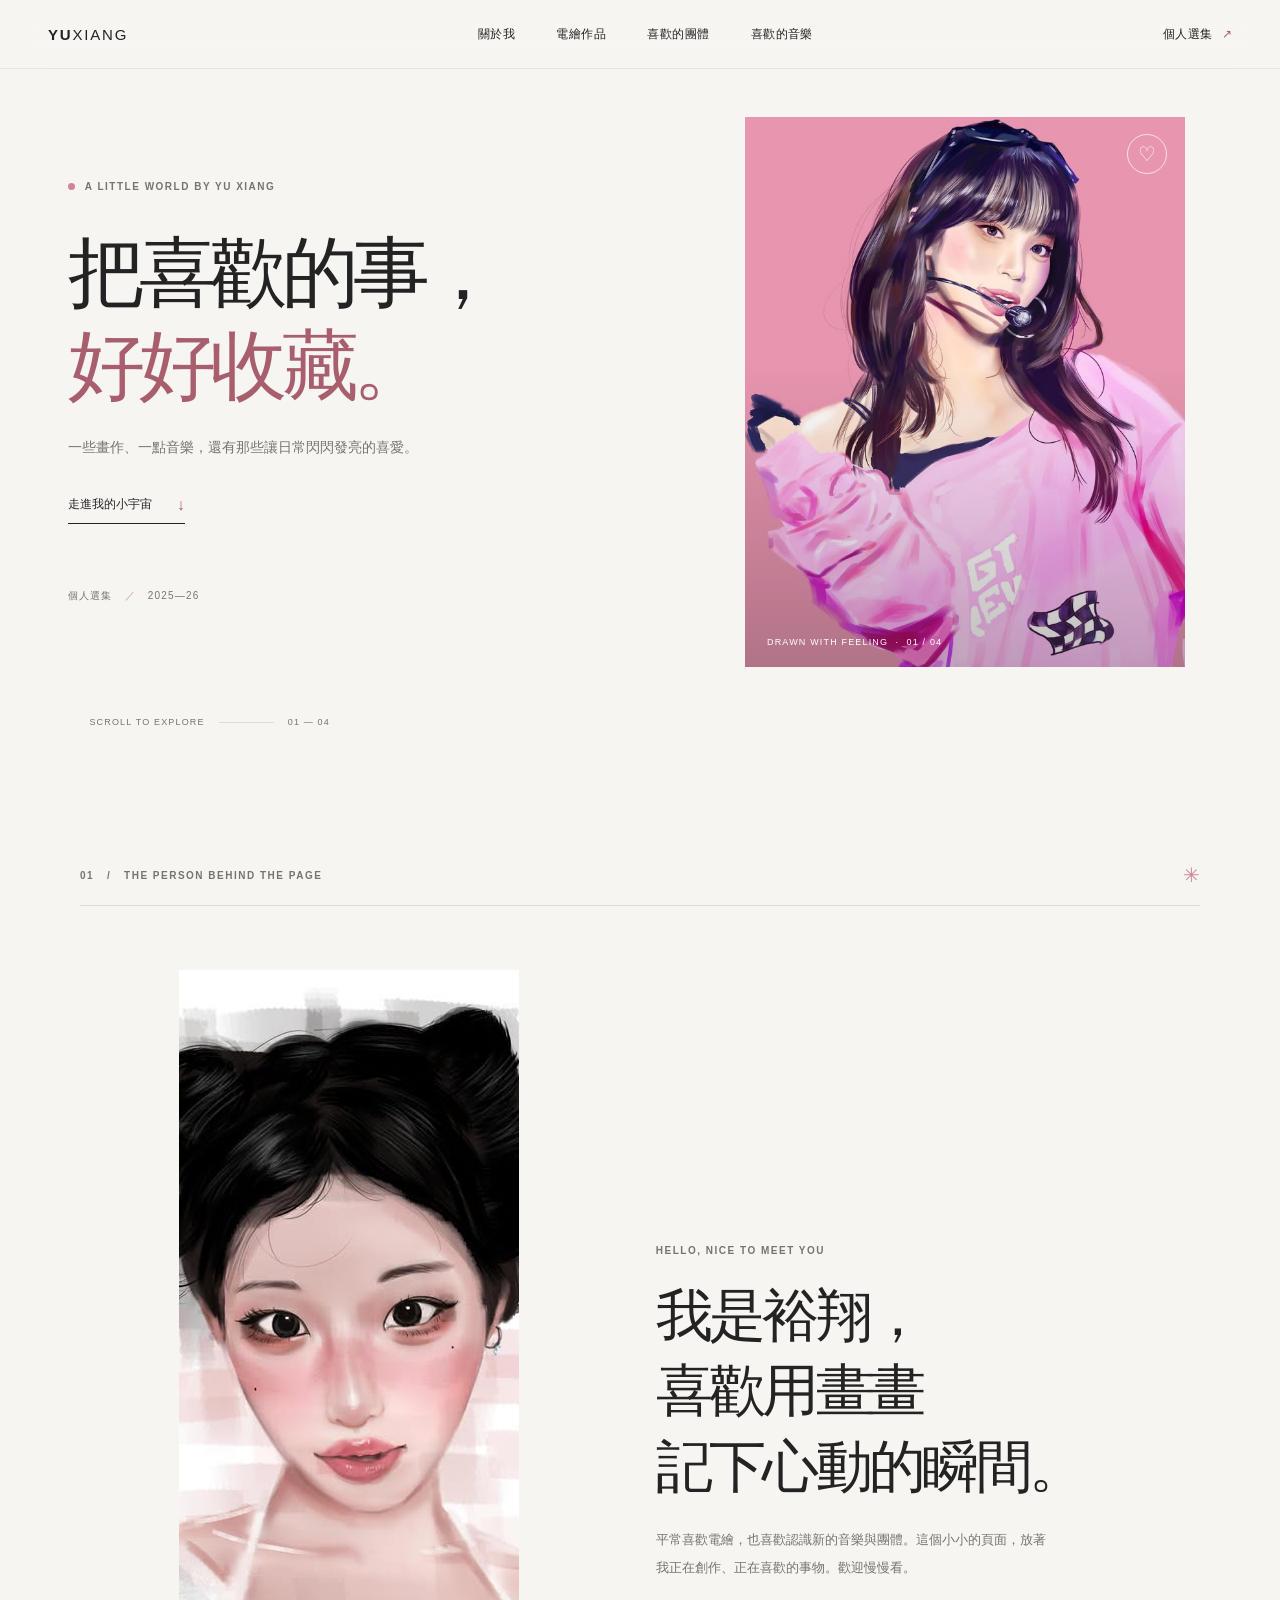
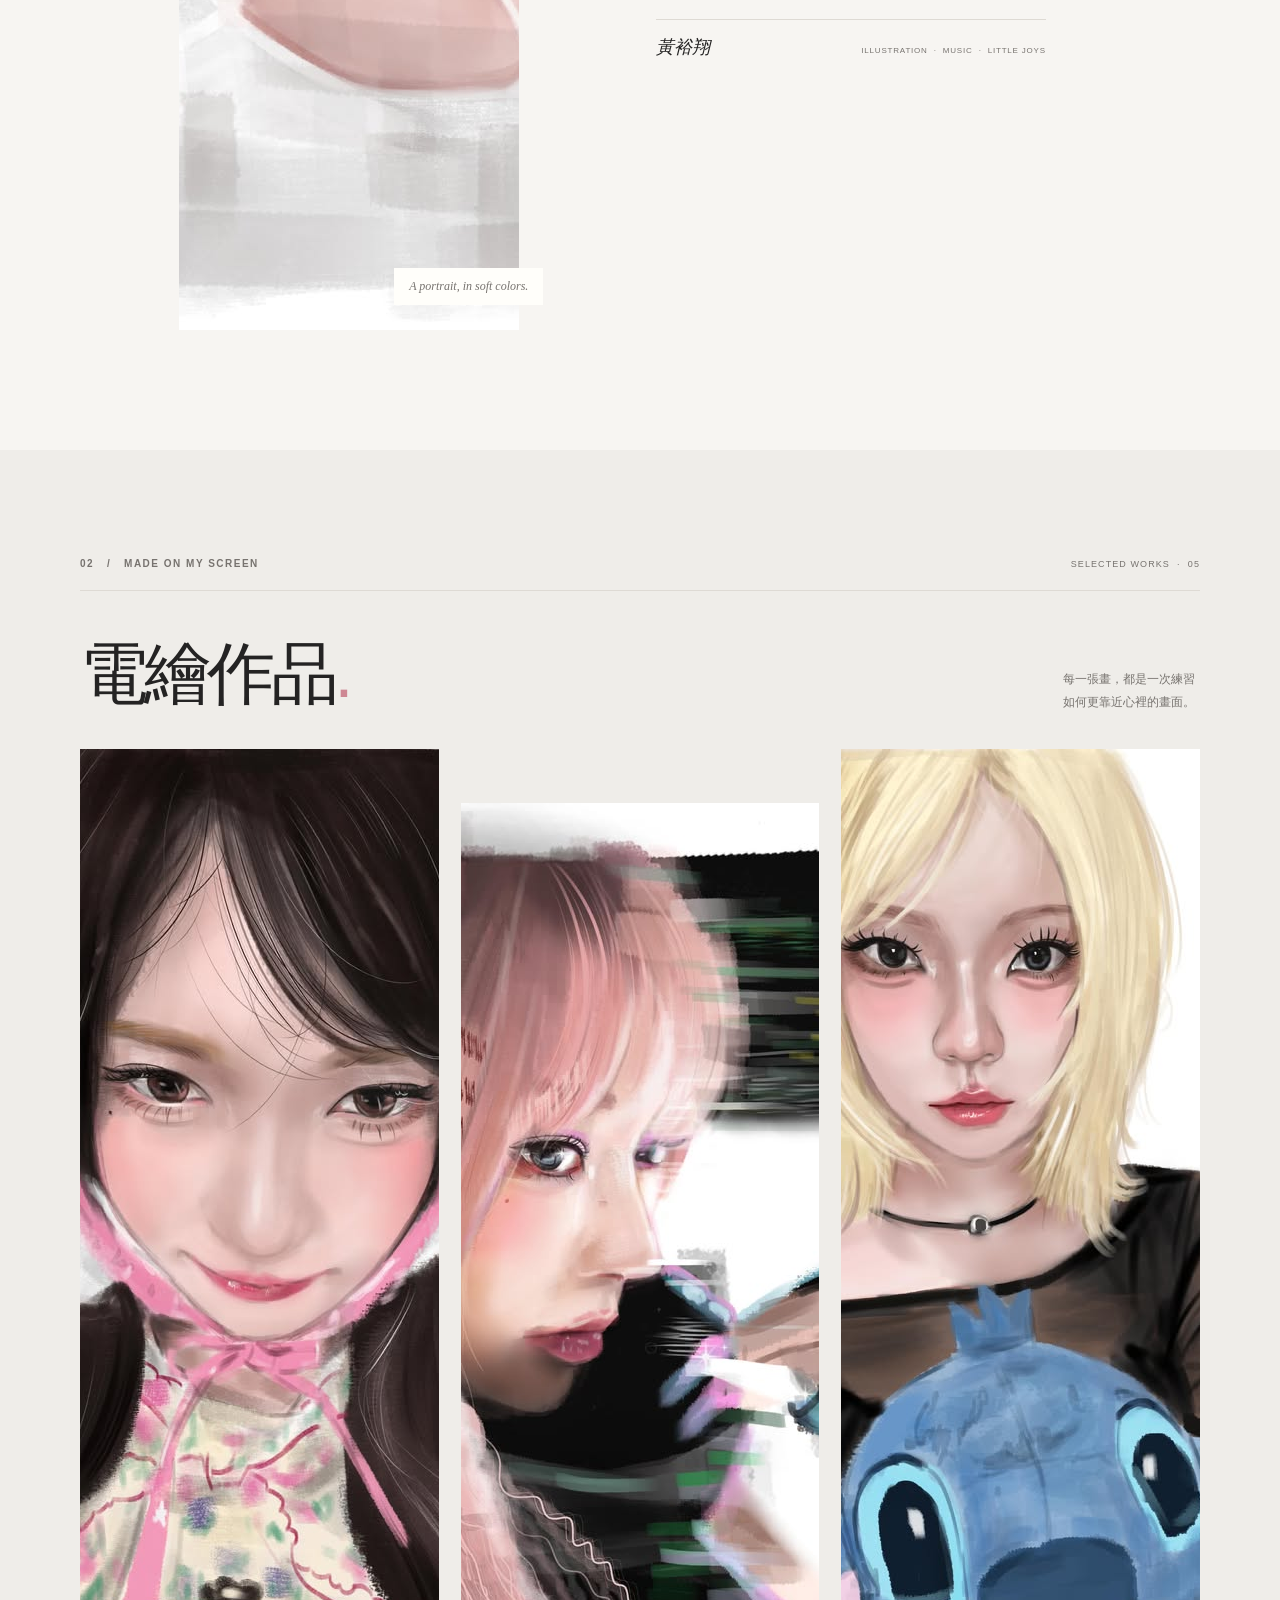
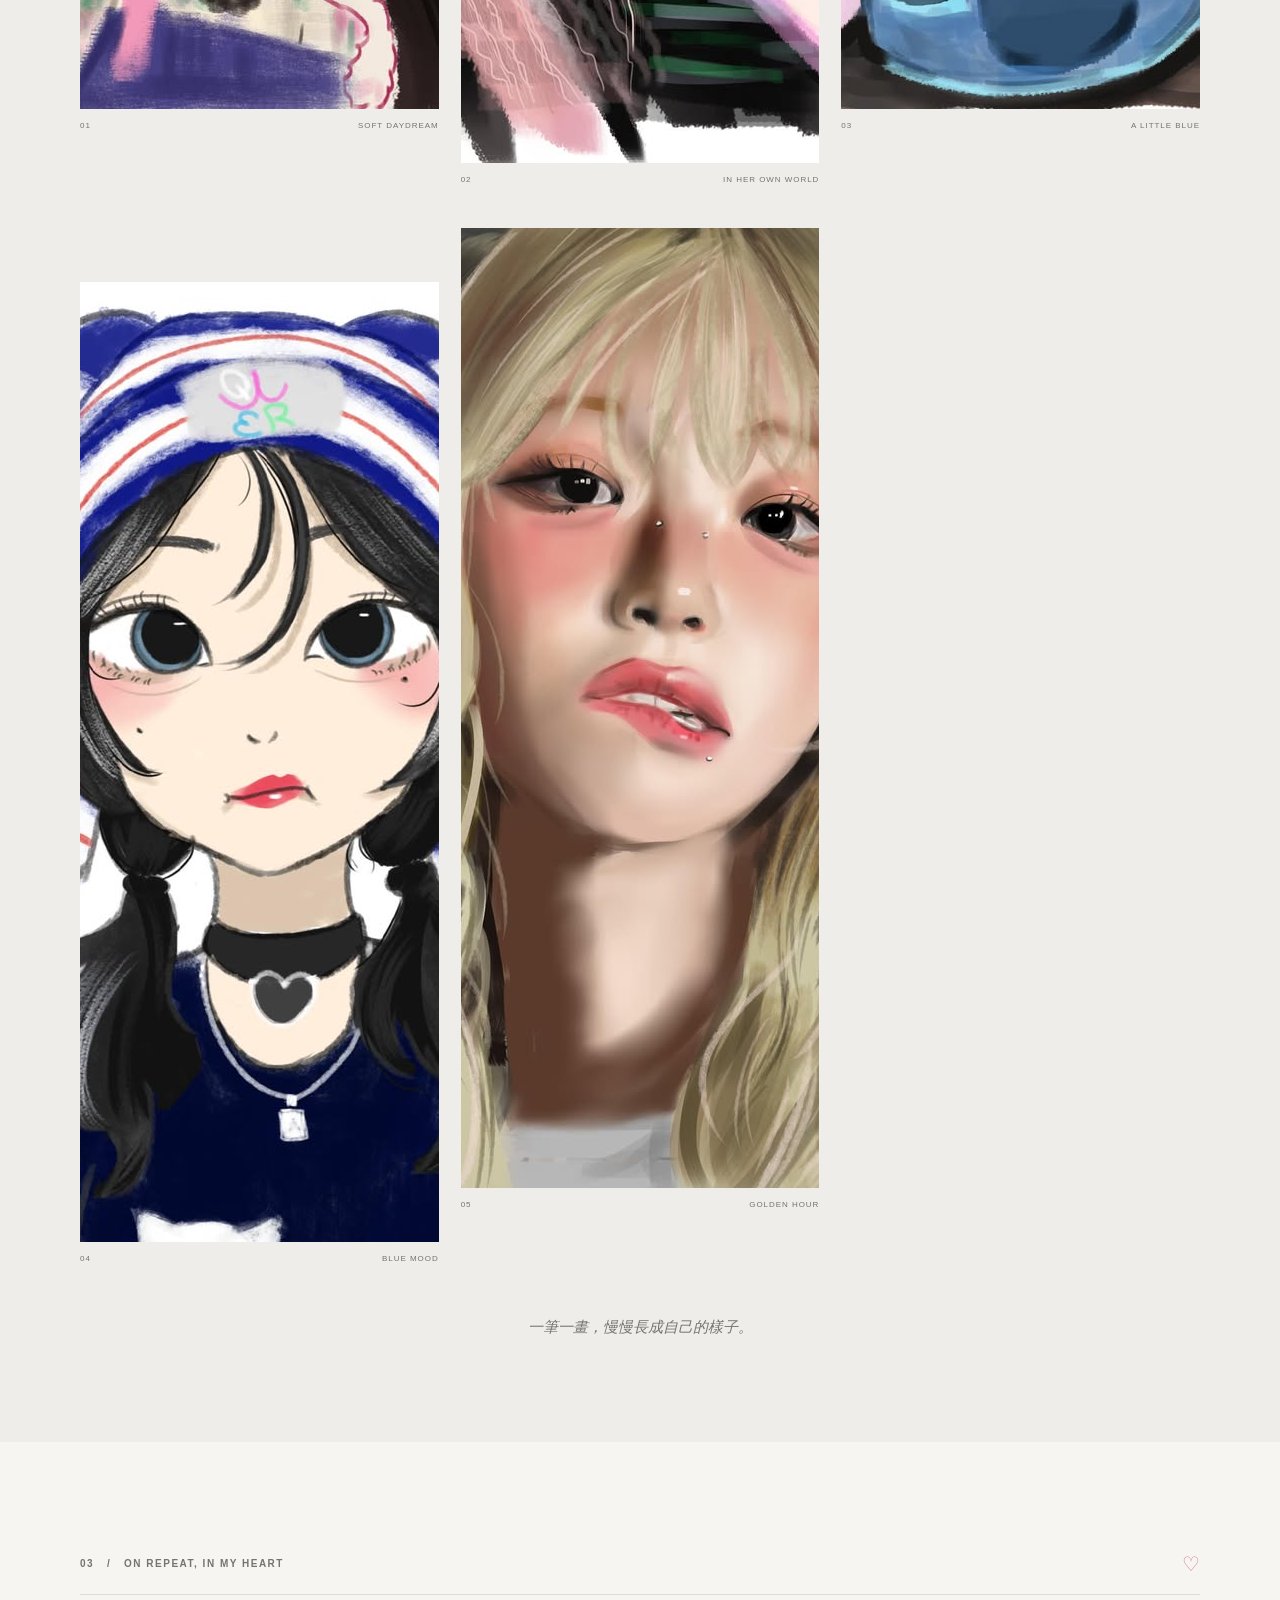
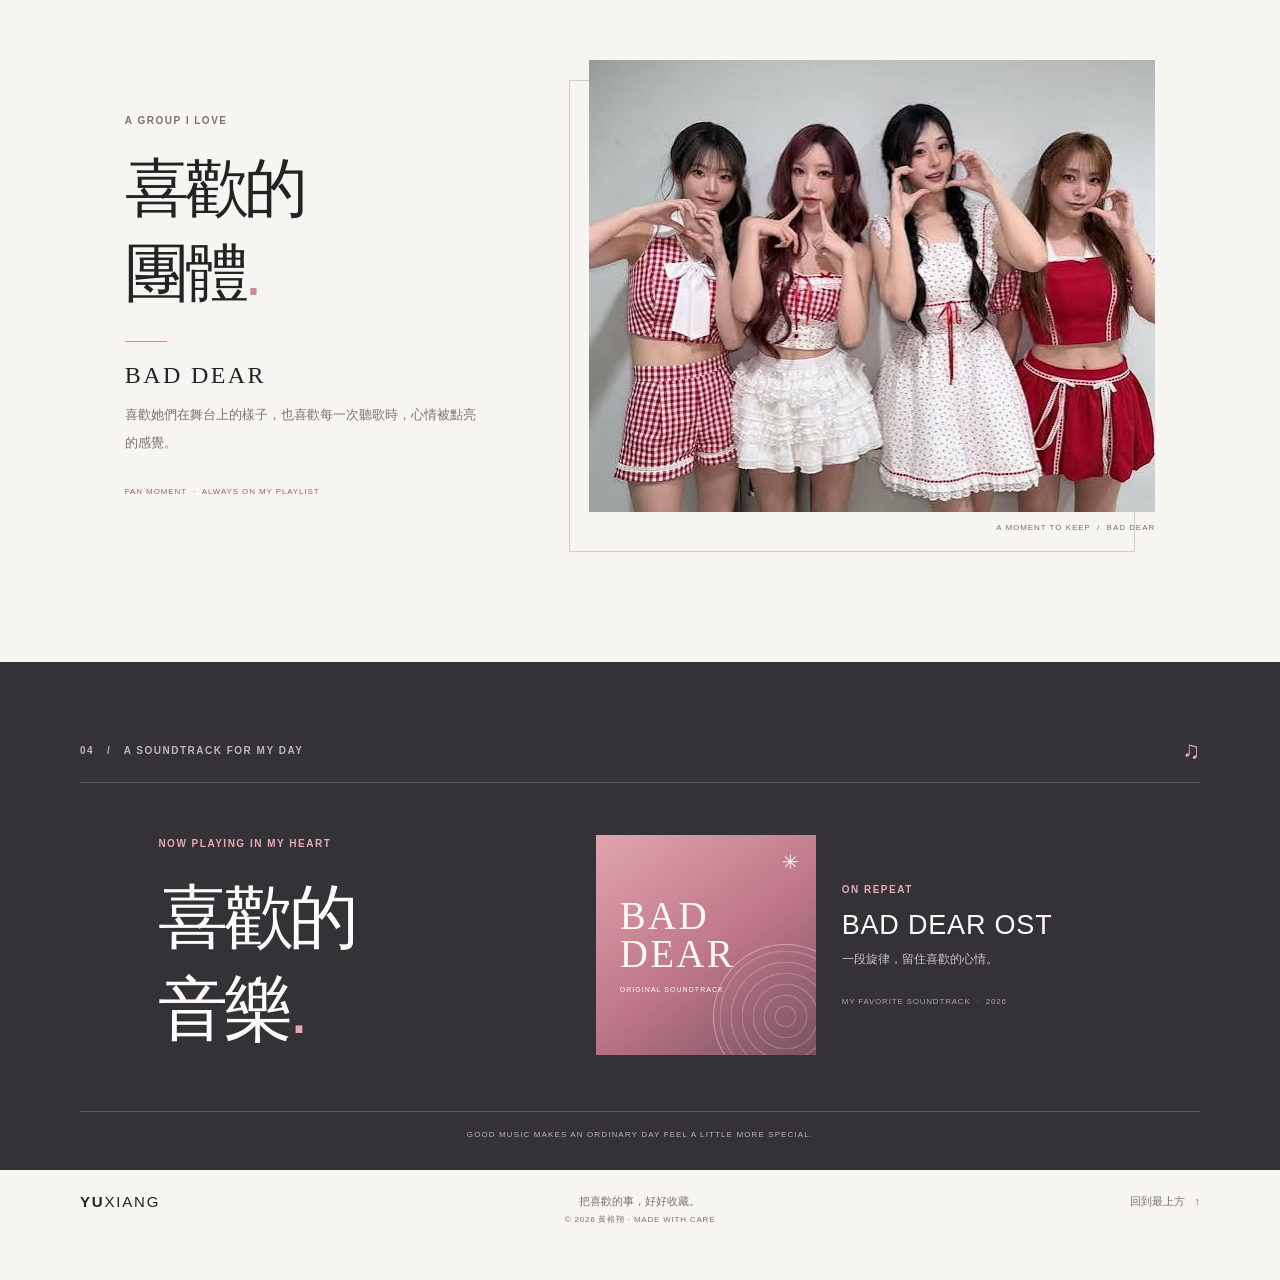
<file: index.html>
<!DOCTYPE html>
<html lang="zh-Hant">
<head>
    <meta charset="UTF-8">
    <meta name="viewport" content="width=device-width, initial-scale=1.0">
    <meta name="theme-color" content="#f7f5f2">
    <meta name="description" content="黃裕翔的個人選集，收藏電繪作品、喜歡的團體與音樂。">
    <title>黃裕翔 — 個人選集</title>
    <link rel="stylesheet" href="CSS.css">
</head>
<body>
    <a class="skip-link" href="#about">跳至主要內容</a>
    <header class="site-header">
        <nav class="navigation" aria-label="主要導覽">
            <a class="wordmark" href="#top" aria-label="黃裕翔，回到首頁">YU<span>XIANG</span></a>
            <div class="nav-links">
                <a href="#about">關於我</a>
                <a href="#artworks">電繪作品</a>
                <a href="#favorites">喜歡的團體</a>
                <a href="#music">喜歡的音樂</a>
            </div>
            <a class="nav-contact" href="#about">個人選集 <span aria-hidden="true">↗</span></a>
        </nav>
    </header>

    <main id="top">
        <section class="hero" aria-labelledby="hero-title">
            <div class="hero-copy">
                <p class="eyebrow"><span class="eyebrow-dot"></span> A LITTLE WORLD BY YU XIANG</p>
                <h1 id="hero-title">把喜歡的事，<br><span>好好收藏。</span></h1>
                <p class="hero-description">一些畫作、一點音樂，還有那些讓日常閃閃發亮的喜愛。</p>
                <a class="text-link" href="#about">走進我的小宇宙 <span aria-hidden="true">↓</span></a>
                <p class="hero-index">個人選集 <span>／</span> 2025—26</p>
            </div>
            <div class="hero-art">
                <img src="圖/6.jpg" alt="粉色舞台造型人物插畫" fetchpriority="high" width="679" height="960">
                <span class="hero-art-caption">DRAWN WITH FEELING&nbsp; · &nbsp;01 / 04</span>
                <span class="hero-orbit" aria-hidden="true">♡</span>
            </div>
            <div class="hero-bottom"><span>SCROLL TO EXPLORE</span><span class="hero-line"></span><span>01 — 04</span></div>
        </section>

        <section class="section about-section" id="about" aria-labelledby="about-title">
            <div class="section-heading">
                <p class="eyebrow">01 &nbsp; / &nbsp; THE PERSON BEHIND THE PAGE</p>
                <span class="heading-mark" aria-hidden="true">✳</span>
            </div>
            <div class="about-grid">
                <div class="about-image-wrap">
                    <img src="圖/1.jpg" alt="一幅以柔和筆觸描繪人物的電繪作品" loading="lazy" width="679" height="960">
                    <span class="image-note">A portrait, in soft colors.</span>
                </div>
                <div class="about-copy">
                    <p class="eyebrow">HELLO, NICE TO MEET YOU</p>
                    <h2 id="about-title">我是裕翔，<br>喜歡用畫畫<br>記下心動的瞬間。</h2>
                    <p class="body-copy">平常喜歡電繪，也喜歡認識新的音樂與團體。這個小小的頁面，放著我正在創作、正在喜歡的事物。歡迎慢慢看。</p>
                    <div class="about-signoff"><span>黃裕翔</span><span>ILLUSTRATION&nbsp; · &nbsp;MUSIC&nbsp; · &nbsp;LITTLE JOYS</span></div>
                </div>
            </div>
        </section>

        <section class="section artwork-section" id="artworks" aria-labelledby="artworks-title">
            <div class="section-heading">
                <p class="eyebrow">02 &nbsp; / &nbsp; MADE ON MY SCREEN</p>
                <span class="section-count">SELECTED WORKS &nbsp;·&nbsp; 05</span>
            </div>
            <div class="artwork-intro">
                <h2 id="artworks-title">電繪作品<span class="accent-period">.</span></h2>
                <p>每一張畫，都是一次練習<br>如何更靠近心裡的畫面。</p>
            </div>
            <div class="artwork-grid">
                <figure class="art-card art-card-tall">
                    <img src="圖/2.jpg" alt="粉色頭巾造型人物肖像電繪" loading="lazy" width="709" height="960">
                    <figcaption><span>01</span><span>SOFT DAYDREAM</span></figcaption>
                </figure>
                <figure class="art-card art-card-offset">
                    <img src="圖/3.jpg" alt="粉髮人物的側面肖像電繪" loading="lazy" width="679" height="960">
                    <figcaption><span>02</span><span>IN HER OWN WORLD</span></figcaption>
                </figure>
                <figure class="art-card">
                    <img src="圖/4.jpg" alt="金色短髮與藍色玩偶的彩色電繪" loading="lazy" width="710" height="960">
                    <figcaption><span>03</span><span>A LITTLE BLUE</span></figcaption>
                </figure>
                <figure class="art-card art-card-offset">
                    <img src="圖/5.jpg" alt="藍白帽子造型的可愛角色電繪" loading="lazy" width="710" height="960">
                    <figcaption><span>04</span><span>BLUE MOOD</span></figcaption>
                </figure>
                <figure class="art-card art-card-tall">
                    <img src="圖/7.jpg" alt="金髮人物近距離肖像電繪" loading="lazy" width="853" height="960">
                    <figcaption><span>05</span><span>GOLDEN HOUR</span></figcaption>
                </figure>
            </div>
            <p class="artwork-footnote">一筆一畫，慢慢長成自己的樣子。</p>
        </section>

        <section class="section favorites-section" id="favorites" aria-labelledby="favorites-title">
            <div class="section-heading">
                <p class="eyebrow">03 &nbsp; / &nbsp; ON REPEAT, IN MY HEART</p>
                <span class="heading-mark" aria-hidden="true">♡</span>
            </div>
            <div class="favorite-card">
                <div class="favorite-copy">
                    <p class="eyebrow">A GROUP I LOVE</p>
                    <h2 id="favorites-title">喜歡的<br>團體<span class="accent-period">.</span></h2>
                    <div class="favorite-rule"></div>
                    <p class="favorite-name">BAD DEAR</p>
                    <p class="body-copy">喜歡她們在舞台上的樣子，也喜歡每一次聽歌時，心情被點亮的感覺。</p>
                    <span class="favorite-tag">FAN MOMENT &nbsp;·&nbsp; ALWAYS ON MY PLAYLIST</span>
                </div>
                <div class="favorite-image">
                    <img src="圖/喜歡的樂團.jpg" alt="四位團員身穿紅白造型合照" loading="lazy" width="678" height="452">
                    <span class="favorite-image-caption">A MOMENT TO KEEP&nbsp; / &nbsp;BAD DEAR</span>
                </div>
            </div>
        </section>

        <section class="section music-section" id="music" aria-labelledby="music-title">
            <div class="music-panel">
                <div class="section-heading">
                    <p class="eyebrow">04 &nbsp; / &nbsp; A SOUNDTRACK FOR MY DAY</p>
                    <span class="music-note" aria-hidden="true">♫</span>
                </div>
                <div class="music-content">
                    <div>
                        <p class="eyebrow music-overline">NOW PLAYING IN MY HEART</p>
                        <h2 id="music-title">喜歡的<br>音樂<span class="music-period">.</span></h2>
                    </div>
                    <div class="album-card">
                        <div class="album-art" aria-hidden="true">
                            <span class="album-spark">✳</span>
                            <span class="album-title">BAD<br>DEAR</span>
                            <span class="album-subtitle">ORIGINAL SOUNDTRACK</span>
                            <span class="album-disc"></span>
                        </div>
                        <div class="album-info">
                            <p class="eyebrow">ON REPEAT</p>
                            <h3>BAD DEAR OST</h3>
                            <p>一段旋律，留住喜歡的心情。</p>
                            <span class="album-meta">MY FAVORITE SOUNDTRACK &nbsp;·&nbsp; 2026</span>
                        </div>
                    </div>
                </div>
                <p class="music-footer">GOOD MUSIC MAKES AN ORDINARY DAY FEEL A LITTLE MORE SPECIAL.</p>
            </div>
        </section>
    </main>

    <footer class="site-footer">
        <a class="wordmark" href="#top">YU<span>XIANG</span></a>
        <p>把喜歡的事，好好收藏。</p>
        <a class="back-to-top" href="#top">回到最上方 <span aria-hidden="true">↑</span></a>
        <span class="copyright">© 2026 黃裕翔 · MADE WITH CARE</span>
    </footer>
</body>
</html>
</file>
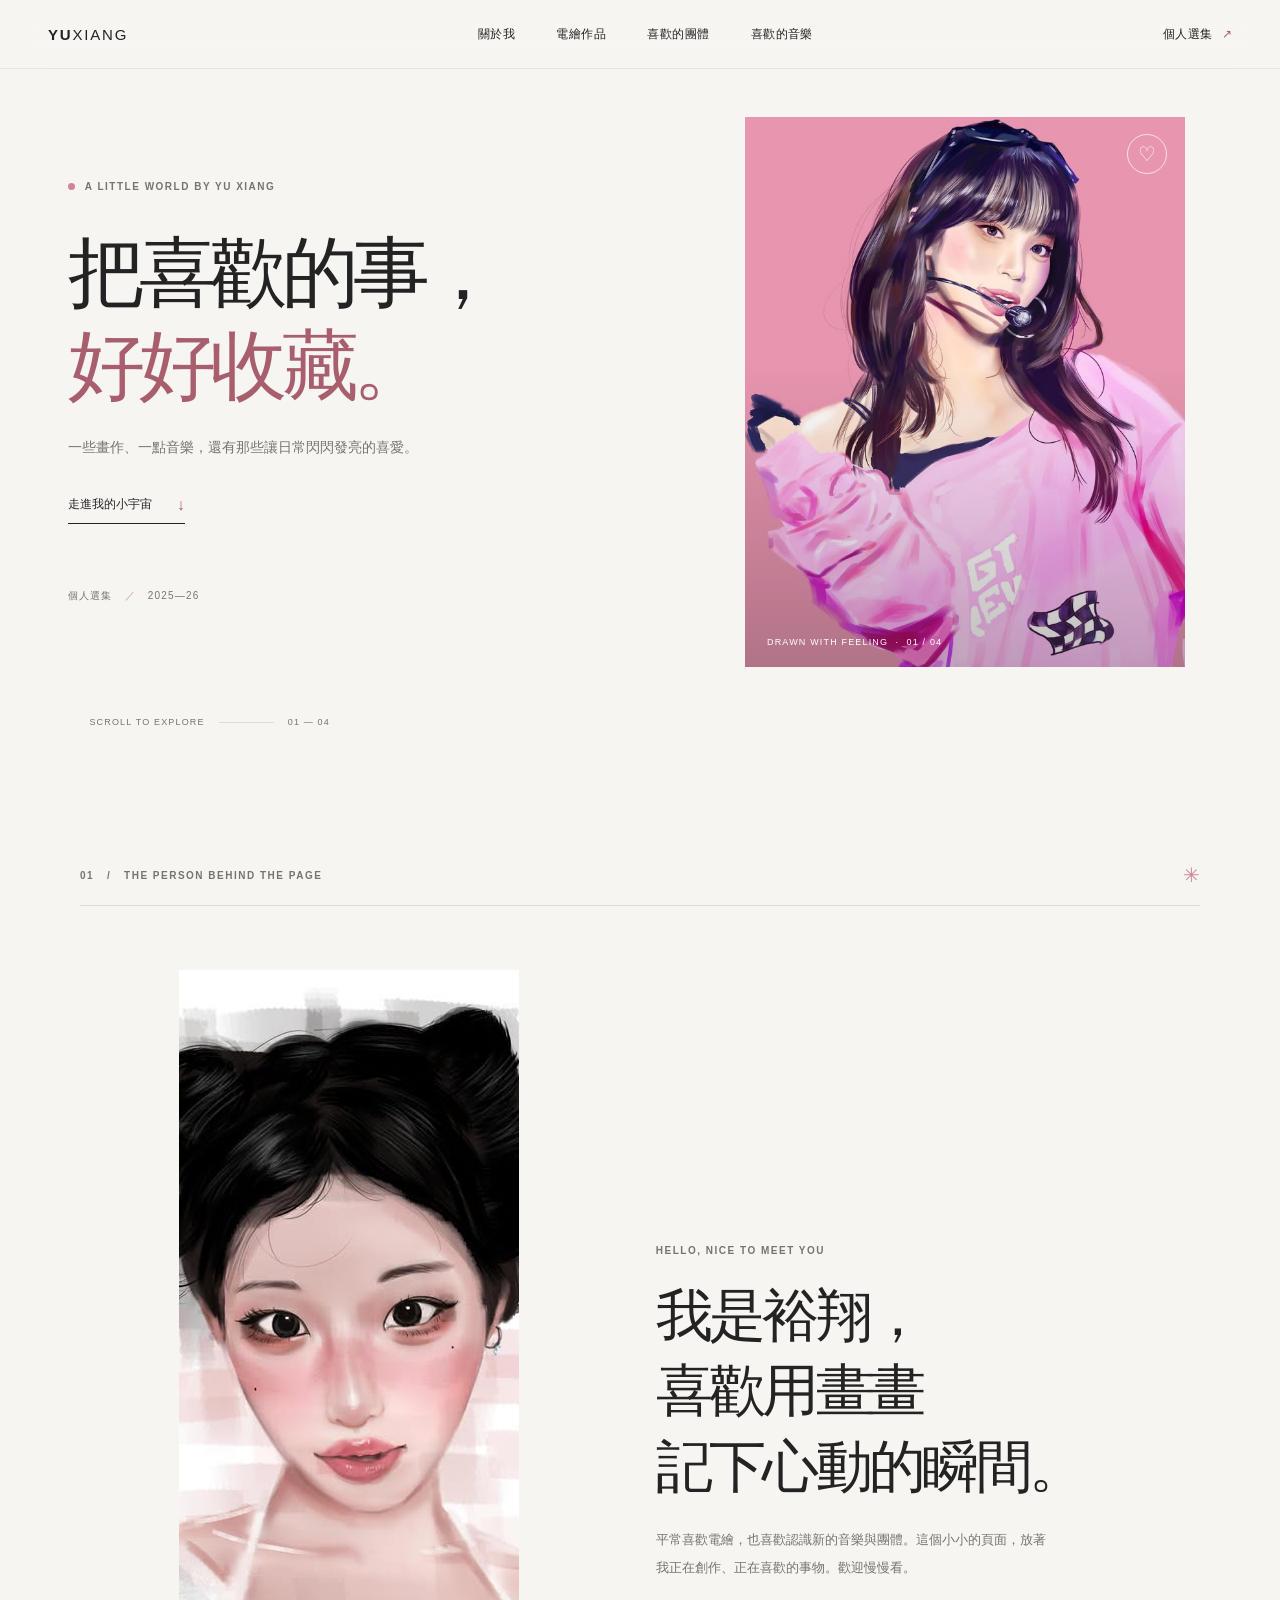
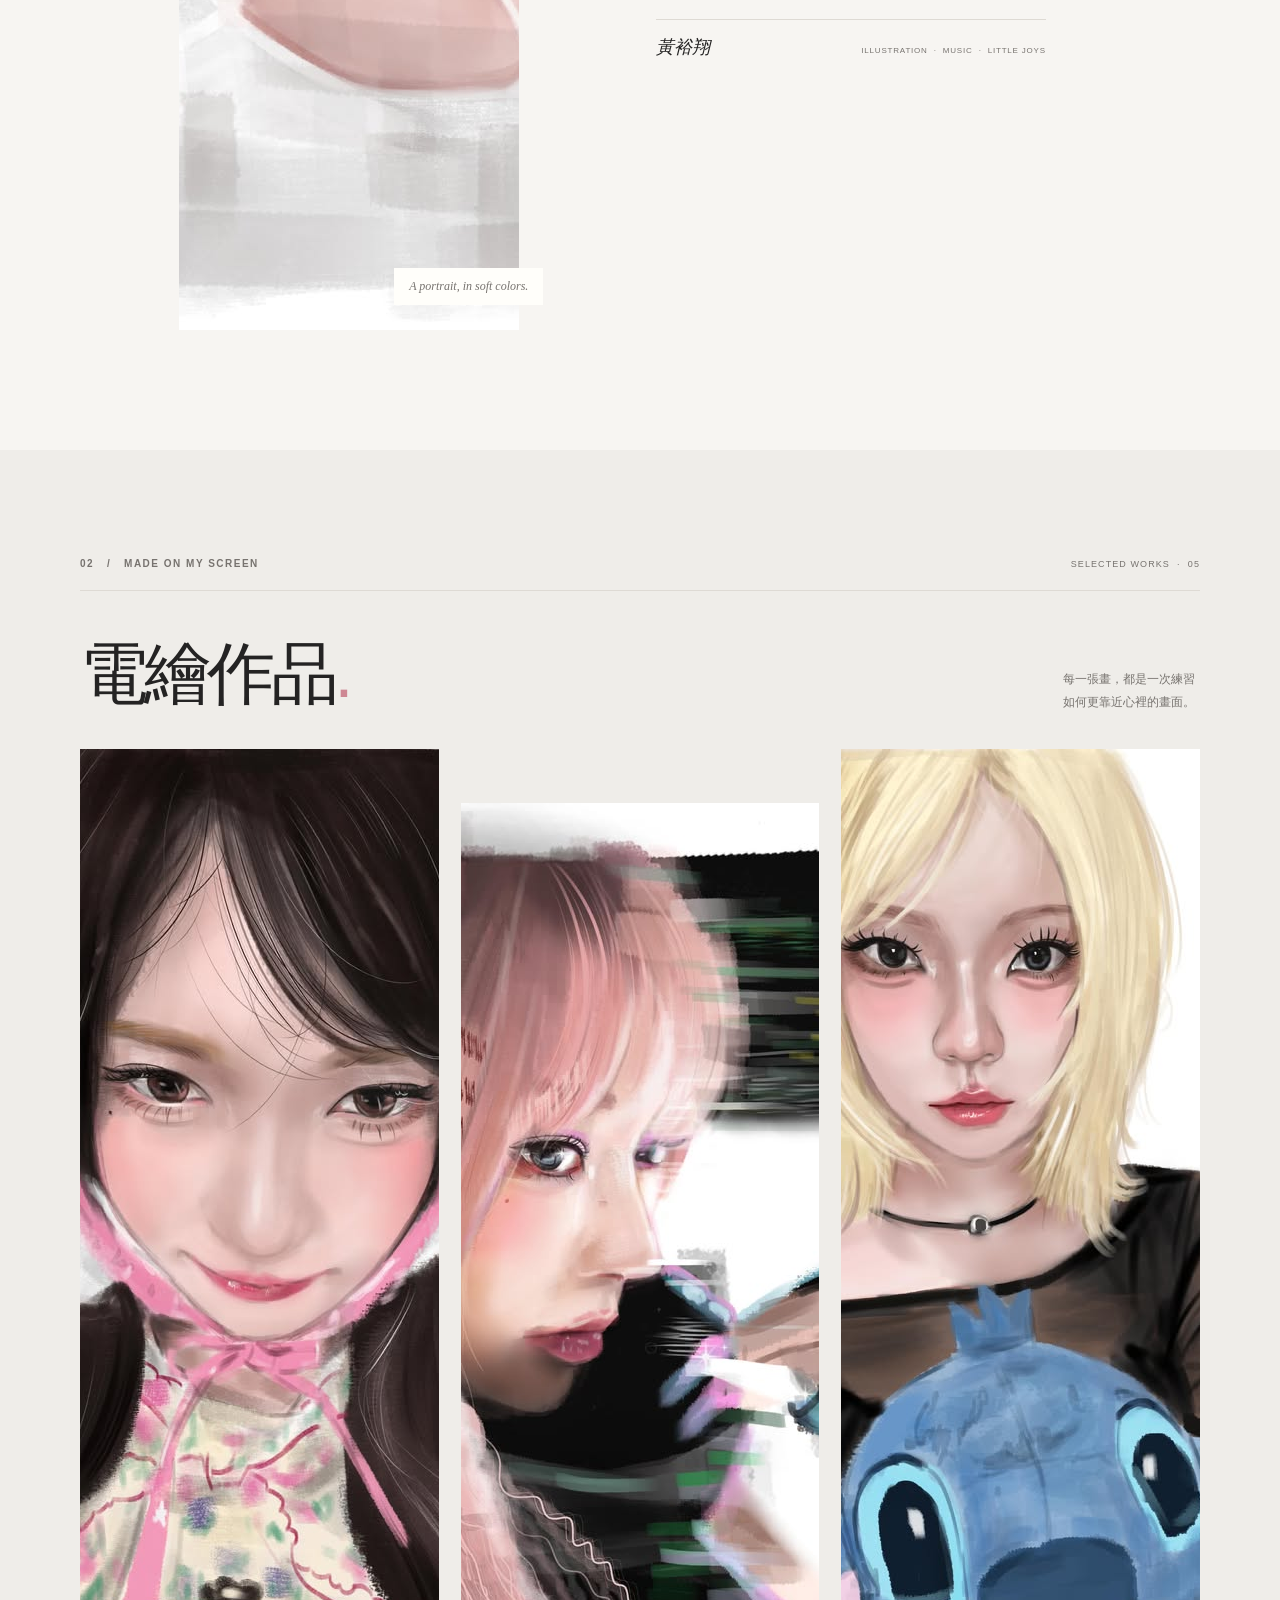
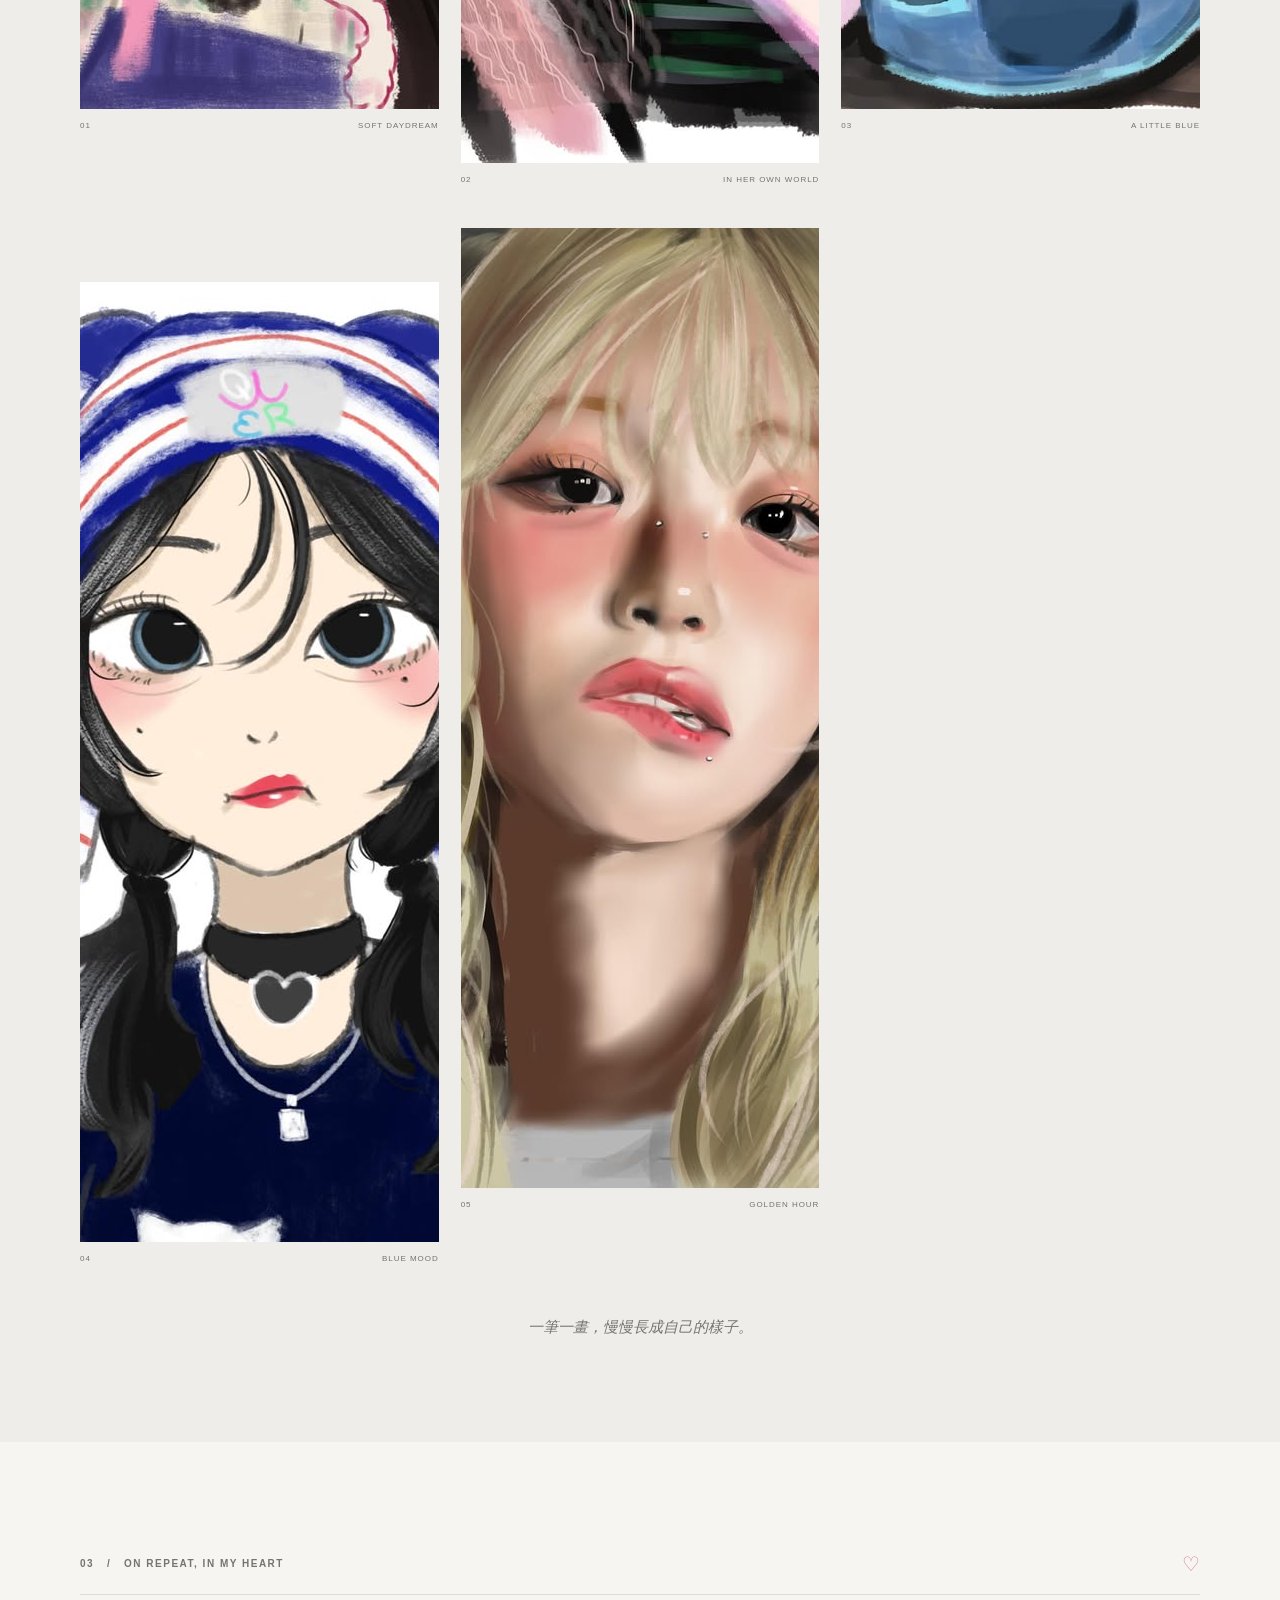
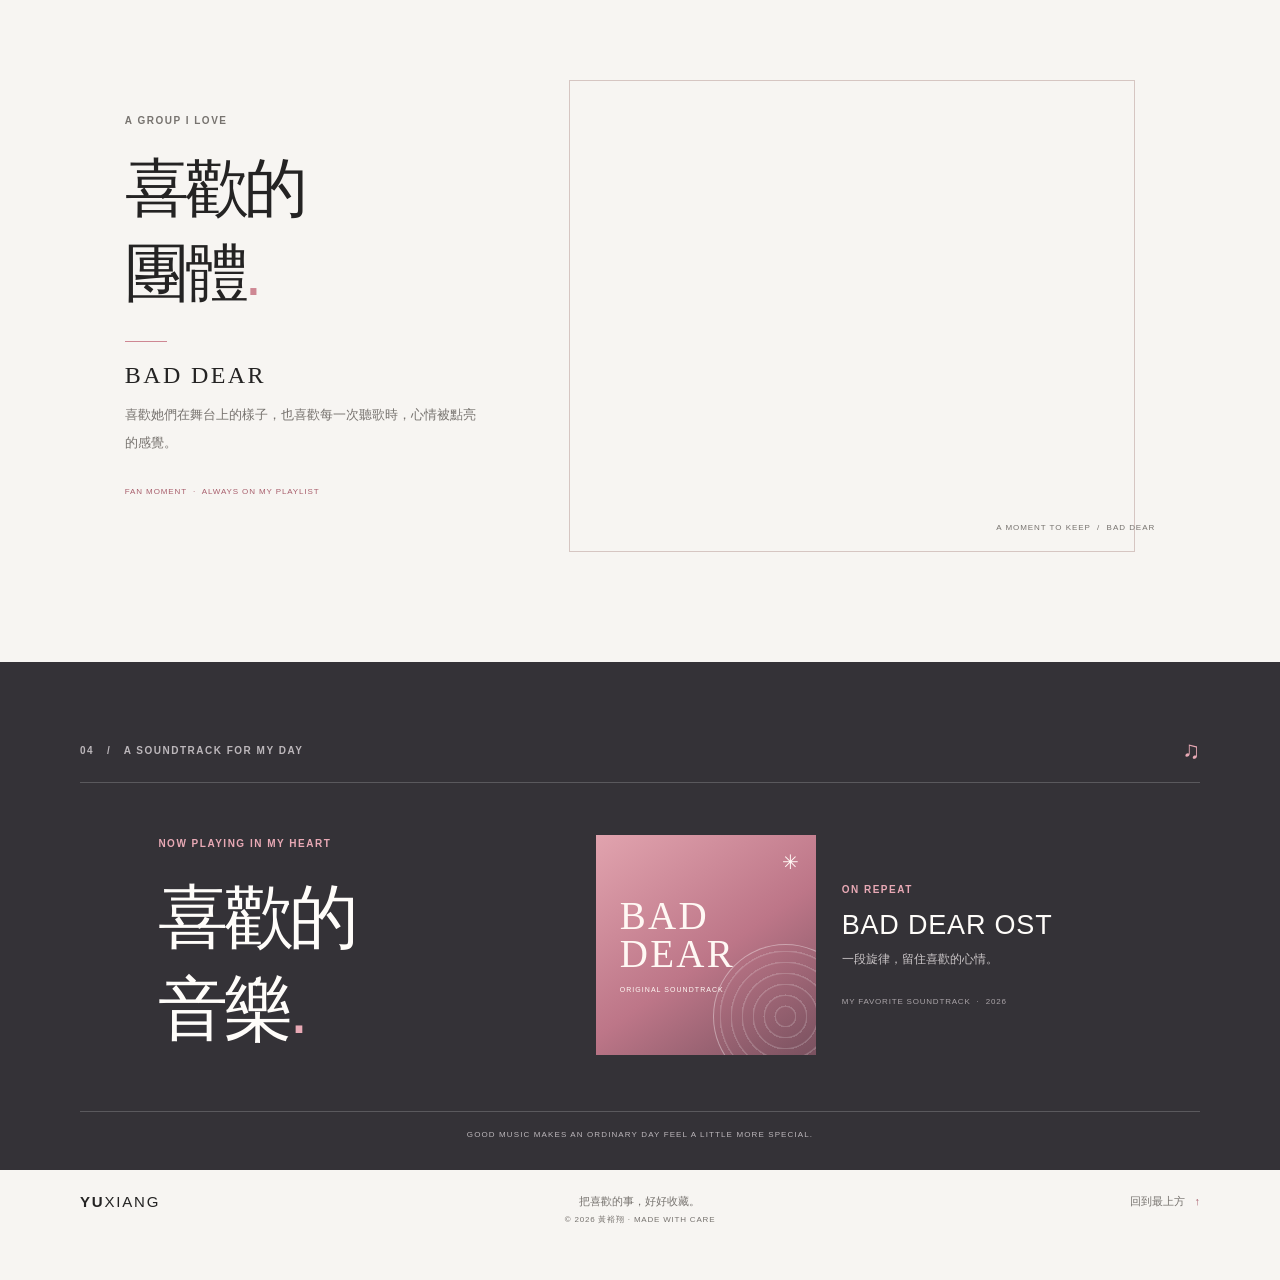
<file: SSS.html>
<!DOCTYPE html>
<html lang="zh-Hant">
<head>
    <meta charset="UTF-8">
    <meta name="viewport" content="width=device-width, initial-scale=1.0">
    <meta http-equiv="refresh" content="0; url=index.html">
    <title>黃裕翔 — 個人選集</title>
</head>
<body>
    <p><a href="index.html">前往黃裕翔的個人選集</a></p>
</body>
</html>
</file>
<file: CSS.css>
:root {
    color-scheme: light;
    --paper: #f7f5f2;
    --white: #fffefa;
    --ink: #242323;
    --muted: #77736f;
    --line: #dedad4;
    --rose: #ce8793;
    --rose-dark: #a85e6c;
    --serif: "Iowan Old Style", "Baskerville", "Times New Roman", serif;
    font-family: -apple-system, BlinkMacSystemFont, "Segoe UI", "Noto Sans TC", "PingFang TC", "Microsoft JhengHei", sans-serif;
    scroll-behavior: smooth;
    scroll-padding-top: 86px;
}

* {
    box-sizing: border-box;
}

body {
    margin: 0;
    color: var(--ink);
    background: var(--paper);
    -webkit-font-smoothing: antialiased;
}

img {
    display: block;
    width: 100%;
}

a {
    color: inherit;
    text-decoration: none;
}

.skip-link {
    position: fixed;
    z-index: 20;
    top: 8px;
    left: 8px;
    padding: 10px 16px;
    color: white;
    background: var(--ink);
    transform: translateY(-150%);
}

.skip-link:focus {
    transform: translateY(0);
}

.site-header {
    position: sticky;
    z-index: 10;
    top: 0;
    border-bottom: 1px solid rgb(36 35 35 / 7%);
    background: rgb(247 245 242 / 88%);
    backdrop-filter: blur(18px);
    -webkit-backdrop-filter: blur(18px);
}

.navigation {
    display: flex;
    width: min(1280px, calc(100% - 96px));
    height: 68px;
    align-items: center;
    justify-content: space-between;
    margin: 0 auto;
}

.wordmark {
    font-size: 15px;
    font-weight: 750;
    letter-spacing: .12em;
}

.wordmark span {
    font-weight: 400;
}

.nav-links {
    display: flex;
    align-items: center;
    gap: clamp(20px, 3.2vw, 48px);
}

.nav-links a,
.nav-contact {
    font-size: 12px;
    letter-spacing: .04em;
    transition: color .2s ease;
}

.nav-links a:hover,
.nav-contact:hover,
.back-to-top:hover {
    color: var(--rose-dark);
}

.nav-contact span {
    padding-left: 5px;
    color: var(--rose-dark);
}

.hero {
    position: relative;
    display: grid;
    width: min(1280px, calc(100% - 96px));
    min-height: min(680px, calc(100svh - 68px));
    grid-template-columns: 1.03fr .97fr;
    align-items: center;
    gap: 7%;
    margin: 0 auto;
    padding: 48px 0 86px;
}

.hero-copy {
    position: relative;
    z-index: 1;
    padding: 8px 0 12px 3.5%;
}

.eyebrow {
    margin: 0;
    color: var(--muted);
    font-size: 10px;
    font-weight: 600;
    letter-spacing: .15em;
    line-height: 1.7;
}

.hero .eyebrow {
    display: flex;
    align-items: center;
    gap: 10px;
}

.eyebrow-dot {
    width: 7px;
    height: 7px;
    border-radius: 50%;
    background: var(--rose);
}

.hero h1 {
    margin: 31px 0 20px;
    font-size: clamp(48px, 6vw, 79px);
    font-weight: 560;
    letter-spacing: -.075em;
    line-height: 1.22;
}

.hero h1 span {
    color: var(--rose-dark);
}

.hero-description {
    max-width: 370px;
    margin: 0;
    color: var(--muted);
    font-size: 14px;
    line-height: 2;
}

.text-link {
    display: inline-flex;
    align-items: center;
    gap: 25px;
    margin-top: 35px;
    padding-bottom: 9px;
    border-bottom: 1px solid var(--ink);
    font-size: 12px;
}

.text-link span {
    color: var(--rose-dark);
    font-size: 16px;
    transition: transform .2s ease;
}

.text-link:hover span {
    transform: translateY(3px);
}

.hero-index {
    margin: 65px 0 0;
    color: var(--muted);
    font-size: 10px;
    letter-spacing: .12em;
}

.hero-index span {
    padding: 0 8px;
    color: var(--rose);
}

.hero-art {
    position: relative;
    width: min(100%, 440px);
    height: clamp(390px, 43vw, 565px);
    justify-self: center;
    overflow: hidden;
    background: #e6a1b2;
}

.hero-art img {
    height: 100%;
    object-fit: cover;
    object-position: center 24%;
}

.hero-art::after {
    position: absolute;
    inset: 45% 0 0;
    background: linear-gradient(transparent, rgb(29 24 28 / 27%));
    content: "";
    pointer-events: none;
}

.hero-art-caption {
    position: absolute;
    z-index: 1;
    bottom: 20px;
    left: 22px;
    color: white;
    font-size: 9px;
    letter-spacing: .13em;
}

.hero-orbit {
    position: absolute;
    top: 17px;
    right: 18px;
    display: grid;
    width: 40px;
    height: 40px;
    border: 1px solid rgb(255 255 255 / 70%);
    border-radius: 50%;
    color: white;
    font-size: 20px;
    place-items: center;
}

.hero-bottom {
    position: absolute;
    right: 0;
    bottom: 26px;
    left: 3.5%;
    display: flex;
    align-items: center;
    gap: 14px;
    color: var(--muted);
    font-size: 9px;
    letter-spacing: .13em;
}

.hero-line {
    width: 55px;
    height: 1px;
    background: var(--line);
}

.section {
    width: min(1120px, calc(100% - 96px));
    margin: 0 auto;
    padding: 110px 0 120px;
    scroll-margin-top: 68px;
}

.section-heading {
    display: flex;
    align-items: center;
    justify-content: space-between;
    padding-bottom: 18px;
    border-bottom: 1px solid var(--line);
}

.heading-mark {
    color: var(--rose);
    font-size: 20px;
}

.about-grid {
    display: grid;
    grid-template-columns: .82fr 1fr;
    align-items: center;
    gap: 12%;
    padding: 64px 7% 0;
}

.about-image-wrap {
    position: relative;
    width: min(100%, 340px);
    justify-self: center;
}

.about-image-wrap img {
    aspect-ratio: 4 / 5;
    object-fit: cover;
    object-position: center 24%;
}

.image-note {
    position: absolute;
    right: -24px;
    bottom: 25px;
    padding: 11px 15px;
    background: var(--white);
    color: var(--muted);
    font-family: var(--serif);
    font-size: 12px;
    font-style: italic;
}

.about-copy {
    padding: 25px 0;
}

.about-copy h2,
.artwork-intro h2,
.favorite-copy h2,
.music-content h2 {
    margin: 19px 0 22px;
    font-size: clamp(37px, 4.5vw, 57px);
    font-weight: 520;
    letter-spacing: -.065em;
    line-height: 1.32;
}

.body-copy {
    max-width: 390px;
    margin: 0;
    color: var(--muted);
    font-size: 13px;
    line-height: 2.15;
}

.about-signoff {
    display: flex;
    align-items: baseline;
    justify-content: space-between;
    max-width: 390px;
    margin-top: 37px;
    padding-top: 15px;
    border-top: 1px solid var(--line);
}

.about-signoff span:first-child {
    font-family: var(--serif);
    font-size: 18px;
    font-style: italic;
}

.about-signoff span:last-child {
    color: var(--muted);
    font-size: 8px;
    letter-spacing: .1em;
}

.artwork-section {
    width: 100%;
    padding: 105px max(48px, calc((100% - 1120px) / 2)) 105px;
    background: #efede9;
}

.artwork-intro {
    display: flex;
    align-items: end;
    justify-content: space-between;
    padding: 38px 0 30px;
}

.artwork-intro h2 {
    margin: 0;
    font-size: clamp(43px, 5.3vw, 68px);
}

.accent-period {
    color: var(--rose);
}

.artwork-intro p {
    margin: 0 5px 5px 20px;
    color: var(--muted);
    font-size: 12px;
    line-height: 1.9;
}

.section-count {
    color: var(--muted);
    font-size: 9px;
    letter-spacing: .12em;
}

.artwork-grid {
    display: grid;
    grid-template-columns: repeat(3, minmax(0, 1fr));
    align-items: start;
    column-gap: 22px;
    row-gap: 44px;
}

.art-card {
    margin: 0;
}

.art-card img {
    aspect-ratio: 4 / 5;
    background: #e5e1dc;
    object-fit: cover;
    transition: transform .55s cubic-bezier(.2, .7, .2, 1);
}

.art-card:hover img {
    transform: scale(1.025);
}

.art-card-tall img {
    aspect-ratio: 4 / 5.35;
}

.art-card-offset {
    margin-top: 54px;
}

.art-card figcaption {
    display: flex;
    justify-content: space-between;
    padding-top: 12px;
    color: var(--muted);
    font-size: 8px;
    letter-spacing: .12em;
}

.artwork-footnote {
    margin: 55px 0 0;
    color: var(--muted);
    font-family: var(--serif);
    font-size: 15px;
    font-style: italic;
    text-align: center;
}

.favorites-section {
    padding-top: 110px;
    padding-bottom: 110px;
}

.favorite-card {
    display: grid;
    grid-template-columns: .75fr 1.25fr;
    align-items: center;
    gap: 9%;
    padding: 65px 4% 0;
}

.favorite-copy h2 {
    margin-top: 17px;
    font-size: clamp(43px, 5vw, 64px);
}

.favorite-rule {
    width: 42px;
    height: 1px;
    margin: 26px 0 20px;
    background: var(--rose);
}

.favorite-name {
    margin: 0 0 12px;
    font-family: var(--serif);
    font-size: 24px;
    letter-spacing: .1em;
}

.favorite-tag {
    display: block;
    margin-top: 28px;
    color: var(--rose-dark);
    font-size: 8px;
    letter-spacing: .11em;
    line-height: 1.8;
}

.favorite-image {
    position: relative;
    padding: 0 0 20px 20px;
}

.favorite-image::before {
    position: absolute;
    z-index: -1;
    inset: 20px 20px 0 0;
    border: 1px solid #d6c6c2;
    content: "";
}

.favorite-image img {
    aspect-ratio: 1.45 / 1;
    object-fit: cover;
}

.favorite-image-caption {
    display: block;
    margin-top: 11px;
    color: var(--muted);
    font-size: 8px;
    letter-spacing: .12em;
    text-align: right;
}

.music-section {
    width: 100%;
    padding: 0;
    background: #343237;
    color: #fffdfa;
}

.music-panel {
    width: min(1120px, calc(100% - 96px));
    margin: 0 auto;
    padding: 75px 0 31px;
}

.music-panel .section-heading {
    border-color: rgb(255 255 255 / 19%);
}

.music-panel .eyebrow,
.music-footer {
    color: #bcb7bb;
}

.music-note {
    color: #e8a9b5;
    font-family: var(--serif);
    font-size: 24px;
}

.music-content {
    display: grid;
    grid-template-columns: .8fr 1.2fr;
    align-items: center;
    gap: 9%;
    padding: 52px 7% 55px;
}

.music-overline {
    color: #e8a9b5 !important;
}

.music-content h2 {
    margin-bottom: 0;
    font-size: clamp(48px, 5.5vw, 70px);
}

.music-period {
    color: #e8a9b5;
}

.album-card {
    display: grid;
    grid-template-columns: minmax(150px, 220px) 1fr;
    align-items: center;
    gap: 26px;
}

.album-art {
    position: relative;
    display: flex;
    min-height: 220px;
    flex-direction: column;
    justify-content: center;
    overflow: hidden;
    padding: 24px;
    background: linear-gradient(145deg, #e1a3ae, #bd7688 54%, #79515f);
    color: #fff8f4;
}

.album-spark {
    position: absolute;
    top: 15px;
    right: 17px;
    font-size: 20px;
}

.album-title {
    z-index: 1;
    font-family: var(--serif);
    font-size: 39px;
    letter-spacing: .06em;
    line-height: .96;
}

.album-subtitle {
    z-index: 1;
    margin-top: 14px;
    font-size: 7px;
    letter-spacing: .15em;
}

.album-disc {
    position: absolute;
    right: -42px;
    bottom: -34px;
    width: 145px;
    height: 145px;
    border: 1px solid rgb(255 255 255 / 38%);
    border-radius: 50%;
    background: repeating-radial-gradient(circle, transparent 0 9px, rgb(255 255 255 / 18%) 10px 11px);
}

.album-info .eyebrow {
    color: #e8a9b5;
}

.album-info h3 {
    margin: 12px 0 8px;
    font-size: clamp(19px, 2.3vw, 27px);
    font-weight: 500;
    letter-spacing: .03em;
}

.album-info > p:not(.eyebrow) {
    margin: 0;
    color: #c9c4c6;
    font-size: 12px;
    line-height: 1.8;
}

.album-meta {
    display: block;
    margin-top: 24px;
    color: #aaa4a8;
    font-size: 8px;
    letter-spacing: .1em;
    line-height: 1.8;
}

.music-footer {
    margin: 0;
    padding-top: 18px;
    border-top: 1px solid rgb(255 255 255 / 19%);
    font-size: 8px;
    letter-spacing: .14em;
    text-align: center;
}

.site-footer {
    display: grid;
    width: min(1120px, calc(100% - 96px));
    min-height: 110px;
    grid-template-columns: 1fr 1fr 1fr;
    align-items: center;
    margin: 0 auto;
    color: var(--muted);
}

.site-footer .wordmark {
    color: var(--ink);
}

.site-footer p {
    margin: 0;
    font-size: 11px;
    text-align: center;
}

.back-to-top {
    justify-self: end;
    font-size: 11px;
    transition: color .2s ease;
}

.back-to-top span {
    padding-left: 6px;
    color: var(--rose-dark);
}

.copyright {
    grid-column: 1 / -1;
    align-self: start;
    margin-top: -19px;
    font-size: 8px;
    letter-spacing: .1em;
    text-align: center;
}

@media (min-width: 1500px) {
    .hero {
        min-height: 720px;
    }
}

@media (max-width: 760px) {
    :root {
        scroll-padding-top: 108px;
    }

    .navigation {
        width: calc(100% - 36px);
        height: auto;
        min-height: 64px;
        flex-wrap: wrap;
        padding: 13px 0 10px;
        row-gap: 12px;
    }

    .wordmark {
        font-size: 13px;
    }

    .nav-contact {
        font-size: 10px;
    }

    .nav-links {
        order: 2;
        width: 100%;
        justify-content: space-between;
        gap: 10px;
    }

    .nav-links a {
        font-size: 10px;
    }

    .hero {
        width: calc(100% - 40px);
        min-height: auto;
        grid-template-columns: 1fr;
        gap: 31px;
        padding: 55px 0 75px;
    }

    .hero-copy {
        padding-left: 0;
    }

    .hero h1 {
        margin-top: 24px;
        font-size: clamp(46px, 12vw, 68px);
    }

    .hero-index {
        margin-top: 28px;
    }

    .hero-art {
        width: min(100%, 460px);
        height: min(112vw, 530px);
    }

    .hero-bottom {
        bottom: 26px;
        left: 0;
    }

    .section {
        width: calc(100% - 40px);
        padding: 78px 0 82px;
        scroll-margin-top: 105px;
    }

    .about-grid {
        grid-template-columns: 1fr;
        gap: 37px;
        padding: 42px 3% 0;
    }

    .about-image-wrap {
        width: min(78%, 340px);
    }

    .about-copy {
        padding: 0;
    }

    .about-copy h2,
    .artwork-intro h2,
    .favorite-copy h2 {
        font-size: clamp(40px, 10vw, 56px);
    }

    .artwork-section {
        width: 100%;
        padding: 78px 20px 75px;
    }

    .artwork-intro {
        align-items: start;
        gap: 15px;
        padding: 31px 0 23px;
    }

    .artwork-intro p {
        margin: 6px 0 0;
        font-size: 10px;
    }

    .artwork-grid {
        grid-template-columns: repeat(2, minmax(0, 1fr));
        column-gap: 13px;
        row-gap: 28px;
    }

    .art-card-offset {
        margin-top: 29px;
    }

    .art-card figcaption {
        gap: 5px;
        font-size: 7px;
    }

    .artwork-footnote {
        margin-top: 38px;
    }

    .favorite-card {
        grid-template-columns: 1fr;
        gap: 35px;
        padding: 43px 3% 0;
    }

    .favorite-copy h2 {
        margin-bottom: 14px;
    }

    .favorite-tag {
        margin-top: 20px;
    }

    .music-panel {
        width: calc(100% - 40px);
        padding: 57px 0 26px;
    }

    .music-content {
        grid-template-columns: 1fr;
        gap: 30px;
        padding: 36px 2% 38px;
    }

    .music-content h2 {
        margin: 13px 0 0;
        font-size: 54px;
    }

    .album-card {
        grid-template-columns: minmax(125px, .8fr) 1fr;
        gap: 17px;
    }

    .album-art {
        min-height: 175px;
        padding: 17px;
    }

    .album-title {
        font-size: 32px;
    }

    .album-info h3 {
        font-size: 18px;
    }

    .album-meta {
        margin-top: 15px;
    }

    .music-footer {
        font-size: 7px;
        line-height: 1.8;
    }

    .site-footer {
        width: calc(100% - 40px);
        min-height: 125px;
        grid-template-columns: 1fr 1fr;
        row-gap: 12px;
    }

    .site-footer p {
        display: none;
    }

    .copyright {
        grid-column: 1 / 2;
        justify-self: start;
        align-self: start;
        margin-top: 0;
        text-align: left;
    }

    .back-to-top {
        grid-column: 2;
        grid-row: 2;
    }
}

@media (prefers-reduced-motion: reduce) {
    *,
    *::before,
    *::after {
        scroll-behavior: auto !important;
        transition-duration: .01ms !important;
    }
}
</file>
